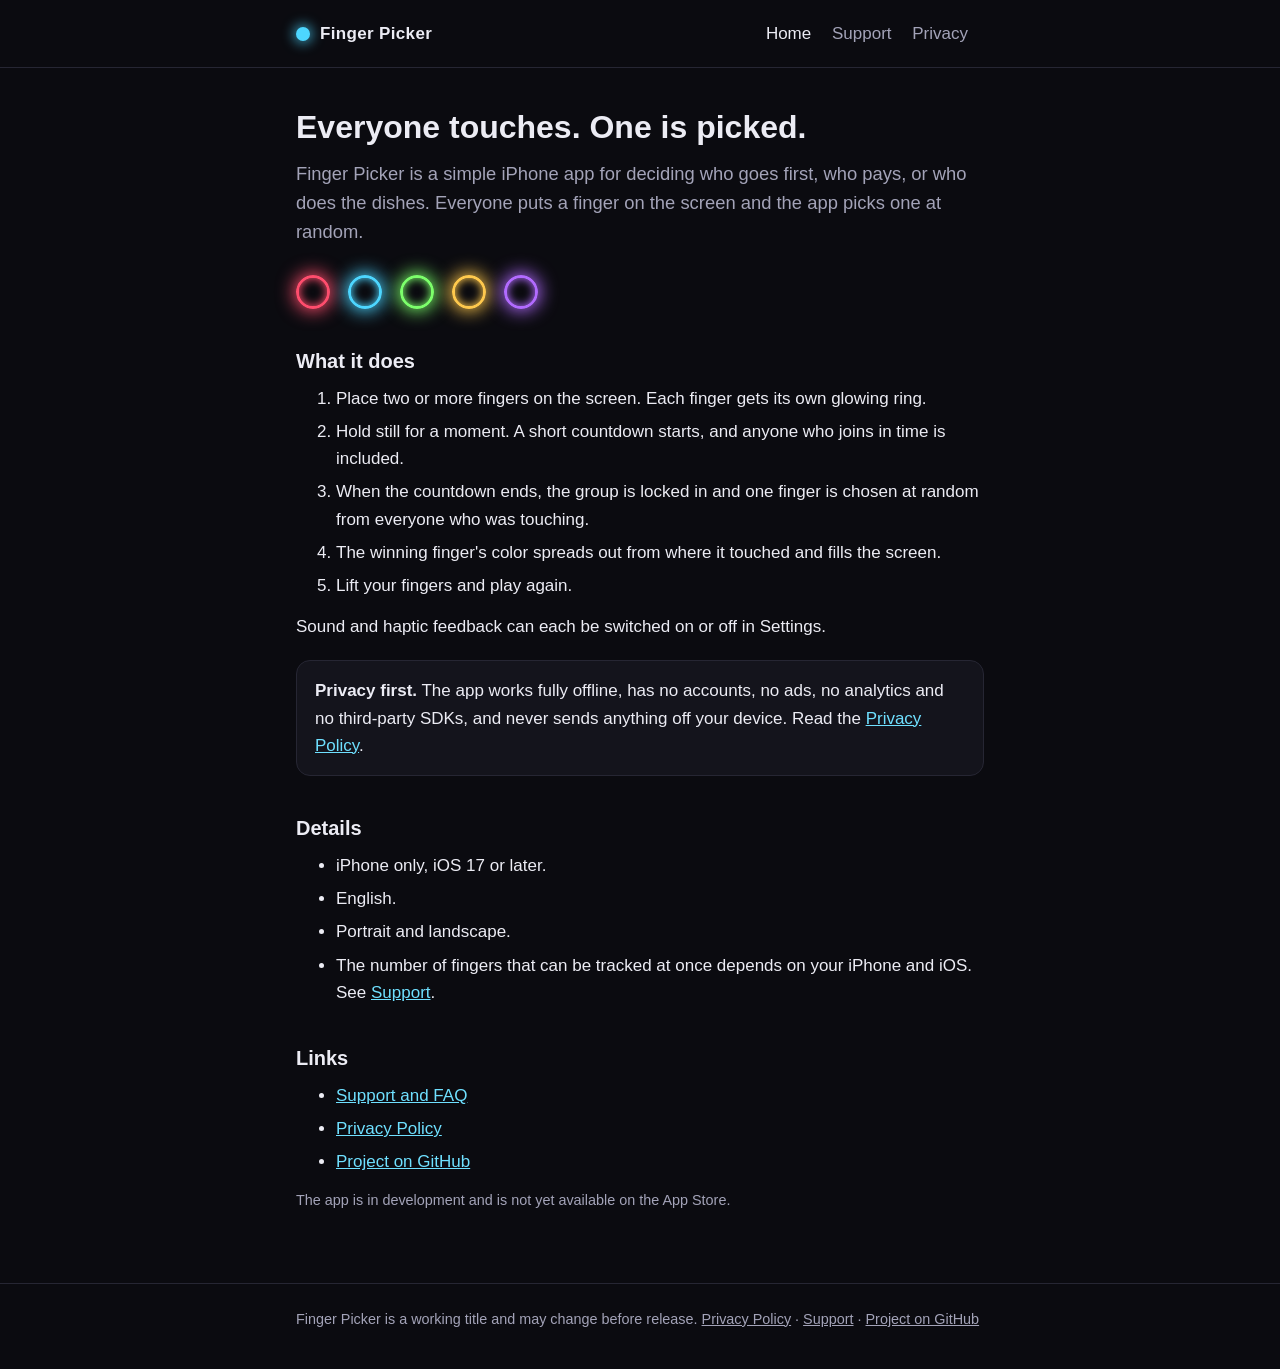
<file: docs/index.html>
<!doctype html>
<html lang="en">
<head>
<meta charset="utf-8">
<meta name="viewport" content="width=device-width, initial-scale=1">
<title>Finger Picker</title>
<meta name="description" content="A simple iPhone app that fairly picks one person from everyone touching the screen. Offline, no accounts, no tracking.">
<meta name="color-scheme" content="dark">
<meta name="theme-color" content="#0B0B10">
<link rel="stylesheet" href="style.css">
</head>
<body>
<header class="site"><div class="wrap">
<a class="brand" href="index.html"><span class="dot" aria-hidden="true"></span>Finger Picker</a>
<nav aria-label="Main">
<a href="index.html" aria-current="page">Home</a>
<a href="support.html">Support</a>
<a href="privacy.html">Privacy</a>
</nav>
</div></header>
<main><div class="wrap">
<h1>Everyone touches. One is picked.</h1>
<p class="lead">Finger Picker is a simple iPhone app for deciding who goes first, who pays, or who does the dishes. Everyone puts a finger on the screen and the app picks one at random.</p>
<div class="glow" aria-hidden="true">
<span style="color:var(--c1)"></span><span style="color:var(--c2)"></span><span style="color:var(--c3)"></span><span style="color:var(--c4)"></span><span style="color:var(--c5)"></span>
</div>

<h2>What it does</h2>
<ol>
<li>Place two or more fingers on the screen. Each finger gets its own glowing ring.</li>
<li>Hold still for a moment. A short countdown starts, and anyone who joins in time is included.</li>
<li>When the countdown ends, the group is locked in and one finger is chosen at random from everyone who was touching.</li>
<li>The winning finger's color spreads out from where it touched and fills the screen.</li>
<li>Lift your fingers and play again.</li>
</ol>
<p>Sound and haptic feedback can each be switched on or off in Settings.</p>

<div class="card">
<strong>Privacy first.</strong> The app works fully offline, has no accounts, no ads, no analytics and no third-party SDKs, and never sends anything off your device. Read the <a href="privacy.html">Privacy Policy</a>.
</div>

<h2>Details</h2>
<ul>
<li>iPhone only, iOS 17 or later.</li>
<li>English.</li>
<li>Portrait and landscape.</li>
<li>The number of fingers that can be tracked at once depends on your iPhone and iOS. See <a href="support.html#touch-limit">Support</a>.</li>
</ul>

<h2>Links</h2>
<ul>
<li><a href="support.html">Support and FAQ</a></li>
<li><a href="privacy.html">Privacy Policy</a></li>
<li><a href="https://github.com/davidpit1565/finger-party">Project on GitHub</a></li>
</ul>
<p class="meta">The app is in development and is not yet available on the App Store.</p>
</div></main>
<footer><div class="wrap">
<p>Finger Picker is a working title and may change before release. <a href="privacy.html">Privacy Policy</a> &middot; <a href="support.html">Support</a> &middot; <a href="https://github.com/davidpit1565/finger-party">Project on GitHub</a></p>
</div></footer>
</body>
</html>
</file>
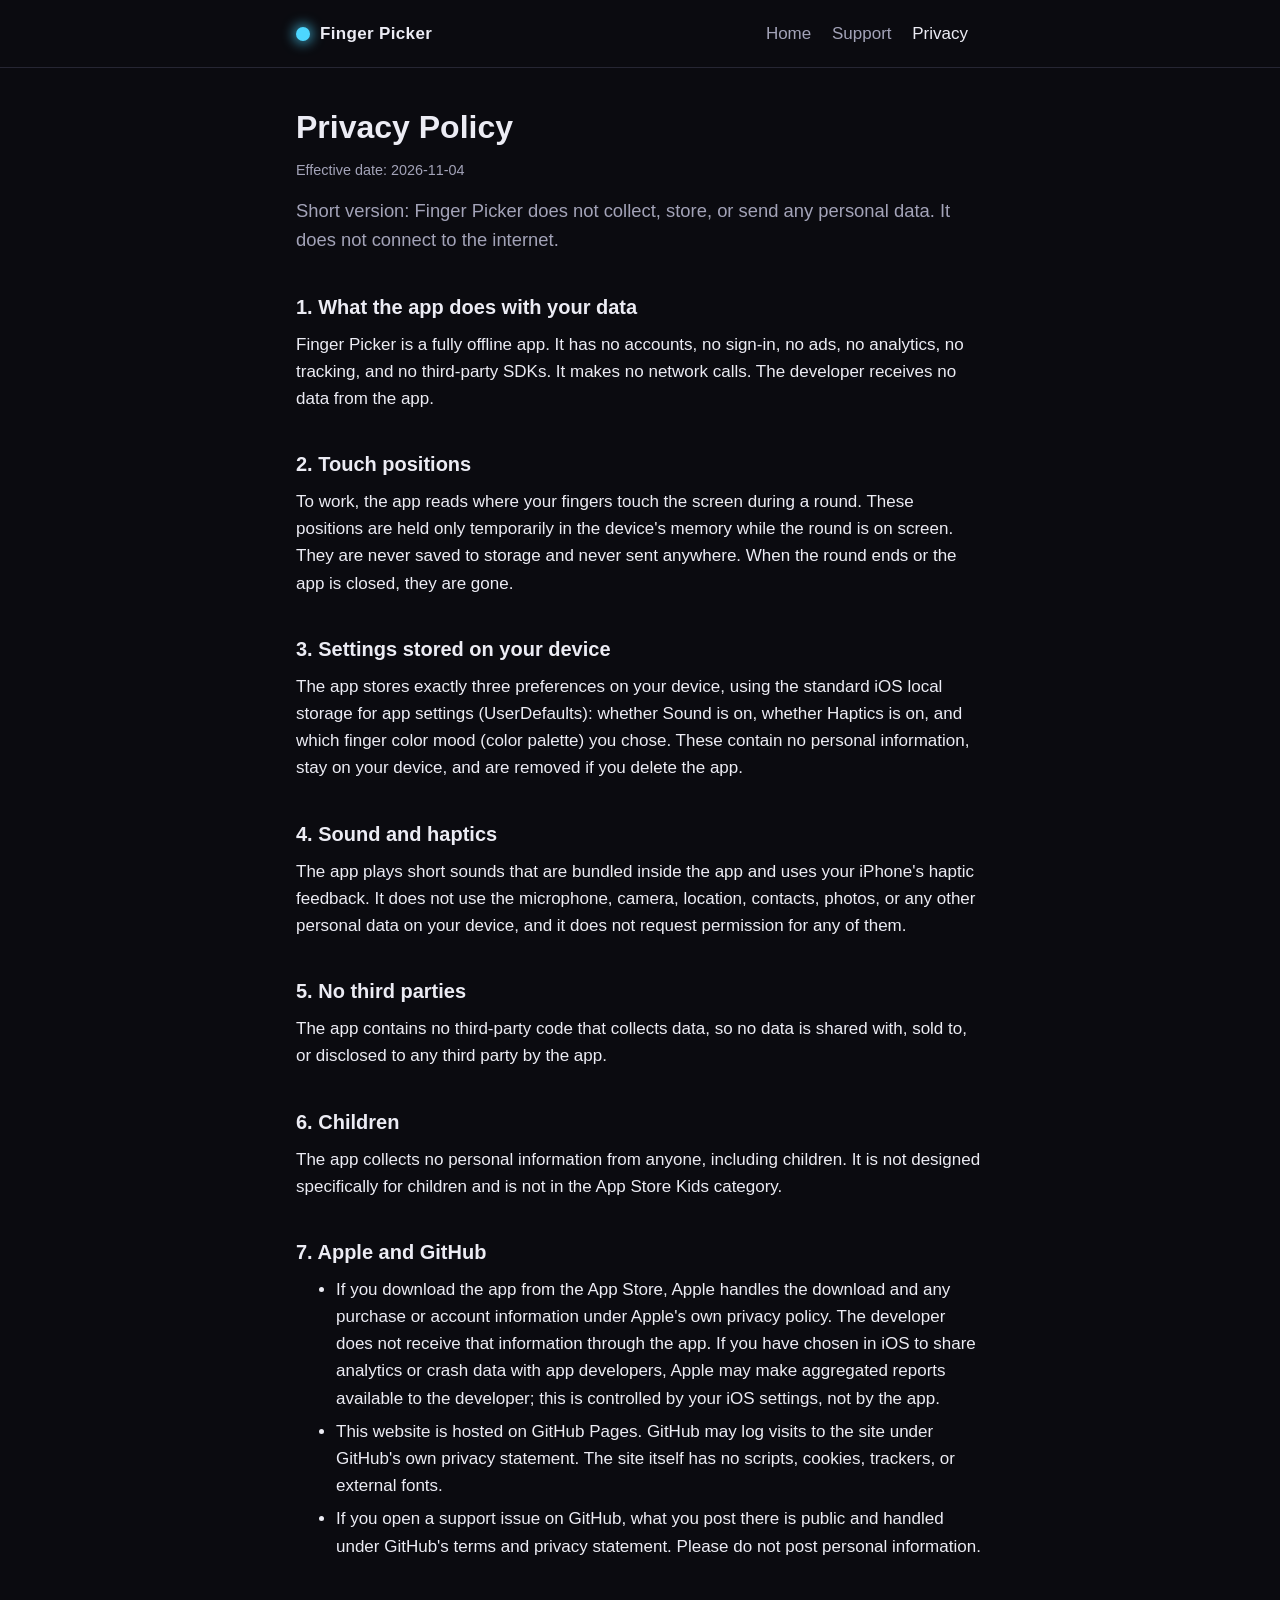
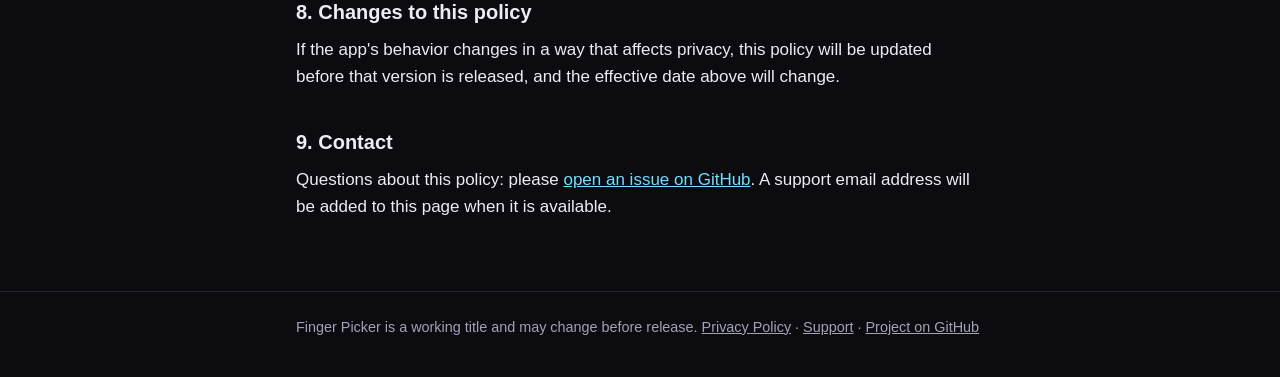
<file: docs/privacy.html>
<!doctype html>
<html lang="en">
<head>
<meta charset="utf-8">
<meta name="viewport" content="width=device-width, initial-scale=1">
<title>Privacy Policy - Finger Picker</title>
<meta name="description" content="Privacy Policy for the Finger Picker iPhone app. The app collects no data.">
<meta name="color-scheme" content="dark">
<meta name="theme-color" content="#0B0B10">
<link rel="stylesheet" href="style.css">
</head>
<body>
<header class="site"><div class="wrap">
<a class="brand" href="index.html"><span class="dot" aria-hidden="true"></span>Finger Picker</a>
<nav aria-label="Main">
<a href="index.html">Home</a>
<a href="support.html">Support</a>
<a href="privacy.html" aria-current="page">Privacy</a>
</nav>
</div></header>
<main><div class="wrap">
<h1>Privacy Policy</h1>
<p class="meta">Effective date: 2026-11-04</p>
<p class="lead">Short version: Finger Picker does not collect, store, or send any personal data. It does not connect to the internet.</p>

<h2>1. What the app does with your data</h2>
<p>Finger Picker is a fully offline app. It has no accounts, no sign-in, no ads, no analytics, no tracking, and no third-party SDKs. It makes no network calls. The developer receives no data from the app.</p>

<h2>2. Touch positions</h2>
<p>To work, the app reads where your fingers touch the screen during a round. These positions are held only temporarily in the device's memory while the round is on screen. They are never saved to storage and never sent anywhere. When the round ends or the app is closed, they are gone.</p>

<h2>3. Settings stored on your device</h2>
<p>The app stores exactly three preferences on your device, using the standard iOS local storage for app settings (UserDefaults): whether Sound is on, whether Haptics is on, and which finger color mood (color palette) you chose. These contain no personal information, stay on your device, and are removed if you delete the app.</p>

<h2>4. Sound and haptics</h2>
<p>The app plays short sounds that are bundled inside the app and uses your iPhone's haptic feedback. It does not use the microphone, camera, location, contacts, photos, or any other personal data on your device, and it does not request permission for any of them.</p>

<h2>5. No third parties</h2>
<p>The app contains no third-party code that collects data, so no data is shared with, sold to, or disclosed to any third party by the app.</p>

<h2>6. Children</h2>
<p>The app collects no personal information from anyone, including children. It is not designed specifically for children and is not in the App Store Kids category.</p>

<h2>7. Apple and GitHub</h2>
<ul>
<li>If you download the app from the App Store, Apple handles the download and any purchase or account information under Apple's own privacy policy. The developer does not receive that information through the app. If you have chosen in iOS to share analytics or crash data with app developers, Apple may make aggregated reports available to the developer; this is controlled by your iOS settings, not by the app.</li>
<li>This website is hosted on GitHub Pages. GitHub may log visits to the site under GitHub's own privacy statement. The site itself has no scripts, cookies, trackers, or external fonts.</li>
<li>If you open a support issue on GitHub, what you post there is public and handled under GitHub's terms and privacy statement. Please do not post personal information.</li>
</ul>

<h2>8. Changes to this policy</h2>
<p>If the app's behavior changes in a way that affects privacy, this policy will be updated before that version is released, and the effective date above will change.</p>

<h2>9. Contact</h2>
<p>Questions about this policy: please <a href="https://github.com/davidpit1565/finger-party/issues">open an issue on GitHub</a>. A support email address will be added to this page when it is available.</p>
</div></main>
<footer><div class="wrap">
<p>Finger Picker is a working title and may change before release. <a href="privacy.html">Privacy Policy</a> &middot; <a href="support.html">Support</a> &middot; <a href="https://github.com/davidpit1565/finger-party">Project on GitHub</a></p>
</div></footer>
</body>
</html>
</file>
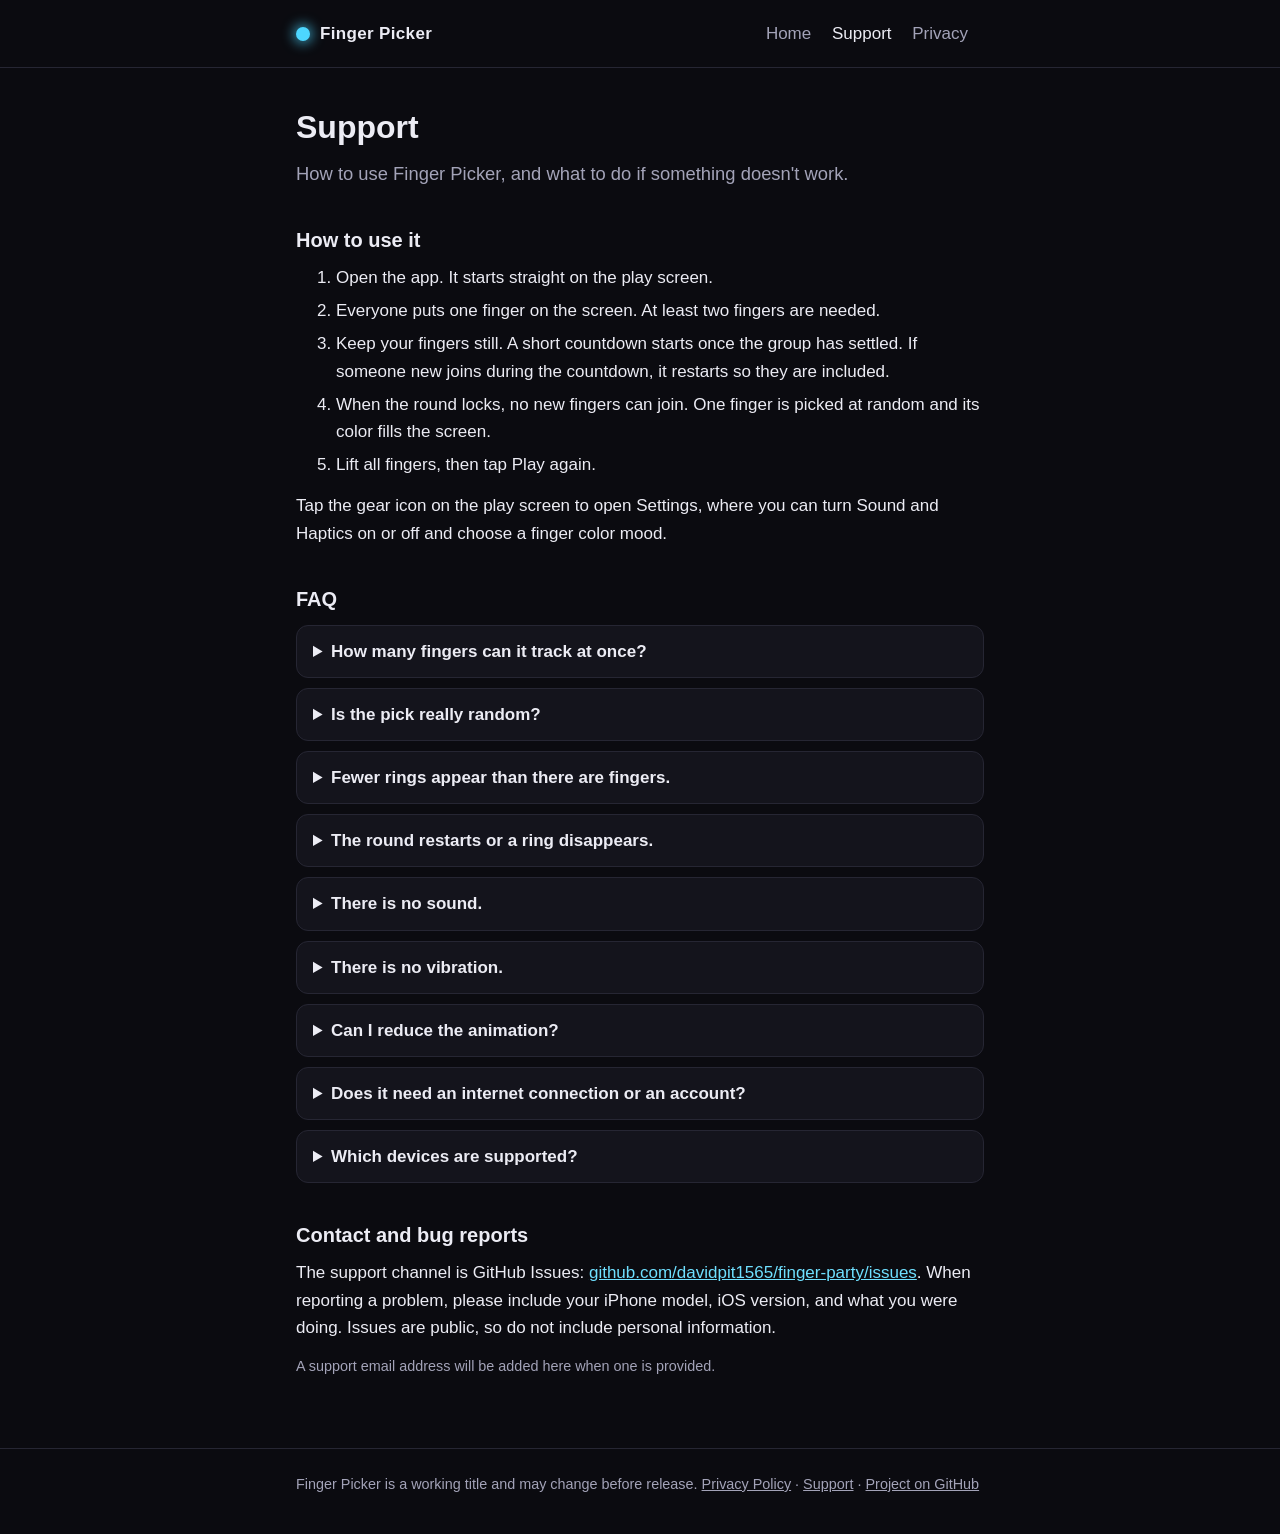
<file: docs/support.html>
<!doctype html>
<html lang="en">
<head>
<meta charset="utf-8">
<meta name="viewport" content="width=device-width, initial-scale=1">
<title>Support - Finger Picker</title>
<meta name="description" content="How to use Finger Picker, answers to common questions, and how to get help.">
<meta name="color-scheme" content="dark">
<meta name="theme-color" content="#0B0B10">
<link rel="stylesheet" href="style.css">
</head>
<body>
<header class="site"><div class="wrap">
<a class="brand" href="index.html"><span class="dot" aria-hidden="true"></span>Finger Picker</a>
<nav aria-label="Main">
<a href="index.html">Home</a>
<a href="support.html" aria-current="page">Support</a>
<a href="privacy.html">Privacy</a>
</nav>
</div></header>
<main><div class="wrap">
<h1>Support</h1>
<p class="lead">How to use Finger Picker, and what to do if something doesn't work.</p>

<h2>How to use it</h2>
<ol>
<li>Open the app. It starts straight on the play screen.</li>
<li>Everyone puts one finger on the screen. At least two fingers are needed.</li>
<li>Keep your fingers still. A short countdown starts once the group has settled. If someone new joins during the countdown, it restarts so they are included.</li>
<li>When the round locks, no new fingers can join. One finger is picked at random and its color fills the screen.</li>
<li>Lift all fingers, then tap Play again.</li>
</ol>
<p>Tap the gear icon on the play screen to open Settings, where you can turn Sound and Haptics on or off and choose a finger color mood.</p>

<h2>FAQ</h2>

<details id="touch-limit">
<summary>How many fingers can it track at once?</summary>
<p>This depends on your iPhone model and iOS version, and it is a hardware and system limit, not an app setting. We do not publish a guaranteed number. If you place more fingers than your device can track, the app shows rings only for the touches iOS reports and picks only among those.</p>
</details>

<details>
<summary>Is the pick really random?</summary>
<p>Yes. Once the group is locked, the app picks one finger from that group using the system random number generator. The choice is made before the animation starts and does not depend on touch order, screen position, or color. The animation only shows the result.</p>
</details>

<details>
<summary>Fewer rings appear than there are fingers.</summary>
<p>You may have reached your device's multi-touch limit. Try spreading fingers apart, and make sure no palm or thumb is resting on the screen. A thick screen protector or wet fingers can also affect touch detection.</p>
</details>

<details>
<summary>The round restarts or a ring disappears.</summary>
<p>If a finger is lifted before the round locks, it is removed from the group. If iOS interrupts the app (a notification, Control Center, a call, or switching apps), the round is cancelled and the app returns to the start screen. Try keeping fingers away from the screen edges, where iOS system gestures can take over.</p>
</details>

<details>
<summary>There is no sound.</summary>
<p>Sound is off by default. Turn it on in Settings. Also check that your iPhone is not in silent mode and the volume is up.</p>
</details>

<details>
<summary>There is no vibration.</summary>
<p>Check that Haptics is on in the app's Settings. Haptics also depend on your iPhone's hardware and system settings, including System Haptics in the iOS Sounds and Haptics settings.</p>
</details>

<details>
<summary>Can I reduce the animation?</summary>
<p>Yes. If Reduce Motion is turned on in iOS Accessibility settings, the app uses a shorter, simpler reveal. The result is the same.</p>
</details>

<details>
<summary>Does it need an internet connection or an account?</summary>
<p>No. See the <a href="privacy.html">Privacy Policy</a>.</p>
</details>

<details>
<summary>Which devices are supported?</summary>
<p>iPhone only, with iOS 17 or later. The app is in English.</p>
</details>

<h2>Contact and bug reports</h2>
<p>The support channel is GitHub Issues: <a href="https://github.com/davidpit1565/finger-party/issues">github.com/davidpit1565/finger-party/issues</a>. When reporting a problem, please include your iPhone model, iOS version, and what you were doing. Issues are public, so do not include personal information.</p>
<p class="meta">A support email address will be added here when one is provided.</p>
</div></main>
<footer><div class="wrap">
<p>Finger Picker is a working title and may change before release. <a href="privacy.html">Privacy Policy</a> &middot; <a href="support.html">Support</a> &middot; <a href="https://github.com/davidpit1565/finger-party">Project on GitHub</a></p>
</div></footer>
</body>
</html>
</file>
<file: docs/style.css>
:root{
  --bg:#0B0B10; --surface:#14141C; --line:#262633; --text:#ECECF4; --muted:#A3A3B8;
  --c1:#FF4D6D; --c2:#4DD6FF; --c3:#7CFF6B; --c4:#FFC94D; --c5:#B26BFF;
  --link:#6FE0FF;
}
*{box-sizing:border-box}
html{-webkit-text-size-adjust:100%}
body{margin:0;background:var(--bg);color:var(--text);font:17px/1.6 -apple-system,BlinkMacSystemFont,"Segoe UI",Roboto,Helvetica,Arial,sans-serif}
.wrap{max-width:720px;margin:0 auto;padding:0 16px}
header.site{padding:20px 0;border-bottom:1px solid var(--line)}
header.site .wrap{display:flex;flex-wrap:wrap;gap:12px 24px;align-items:center;justify-content:space-between}
.brand{font-weight:700;letter-spacing:.02em;color:var(--text);text-decoration:none;display:flex;align-items:center;gap:10px}
.dot{width:14px;height:14px;border-radius:50%;background:var(--c2);box-shadow:0 0 12px 3px rgba(77,214,255,.6)}
nav a{color:var(--muted);text-decoration:none;margin-right:16px}
nav a:hover,nav a[aria-current]{color:var(--text)}
main{padding:40px 0 56px}
h1{font-size:2rem;line-height:1.2;margin:0 0 12px}
h2{font-size:1.25rem;margin:36px 0 8px}
h3{font-size:1.05rem;margin:24px 0 4px}
p,ul,ol{margin:0 0 14px}
li{margin-bottom:6px}
a{color:var(--link)}
a:focus-visible{outline:2px solid var(--c2);outline-offset:2px}
.lead{font-size:1.15rem;color:var(--muted)}
.glow{display:flex;gap:18px;margin:28px 0}
.glow span{width:34px;height:34px;border-radius:50%;border:3px solid currentColor;box-shadow:0 0 18px 2px currentColor,inset 0 0 10px currentColor}
.card{background:var(--surface);border:1px solid var(--line);border-radius:14px;padding:16px 18px;margin:20px 0}
.meta{color:var(--muted);font-size:.9rem}
details{background:var(--surface);border:1px solid var(--line);border-radius:12px;padding:12px 16px;margin:10px 0}
summary{cursor:pointer;font-weight:600}
details p{margin:10px 0 0}
footer{border-top:1px solid var(--line);padding:24px 0;color:var(--muted);font-size:.9rem}
footer a{color:var(--muted)}
@media (max-width:480px){h1{font-size:1.65rem}body{font-size:16px}}
@media (prefers-reduced-motion:no-preference){a{transition:color .15s}}
</file>
